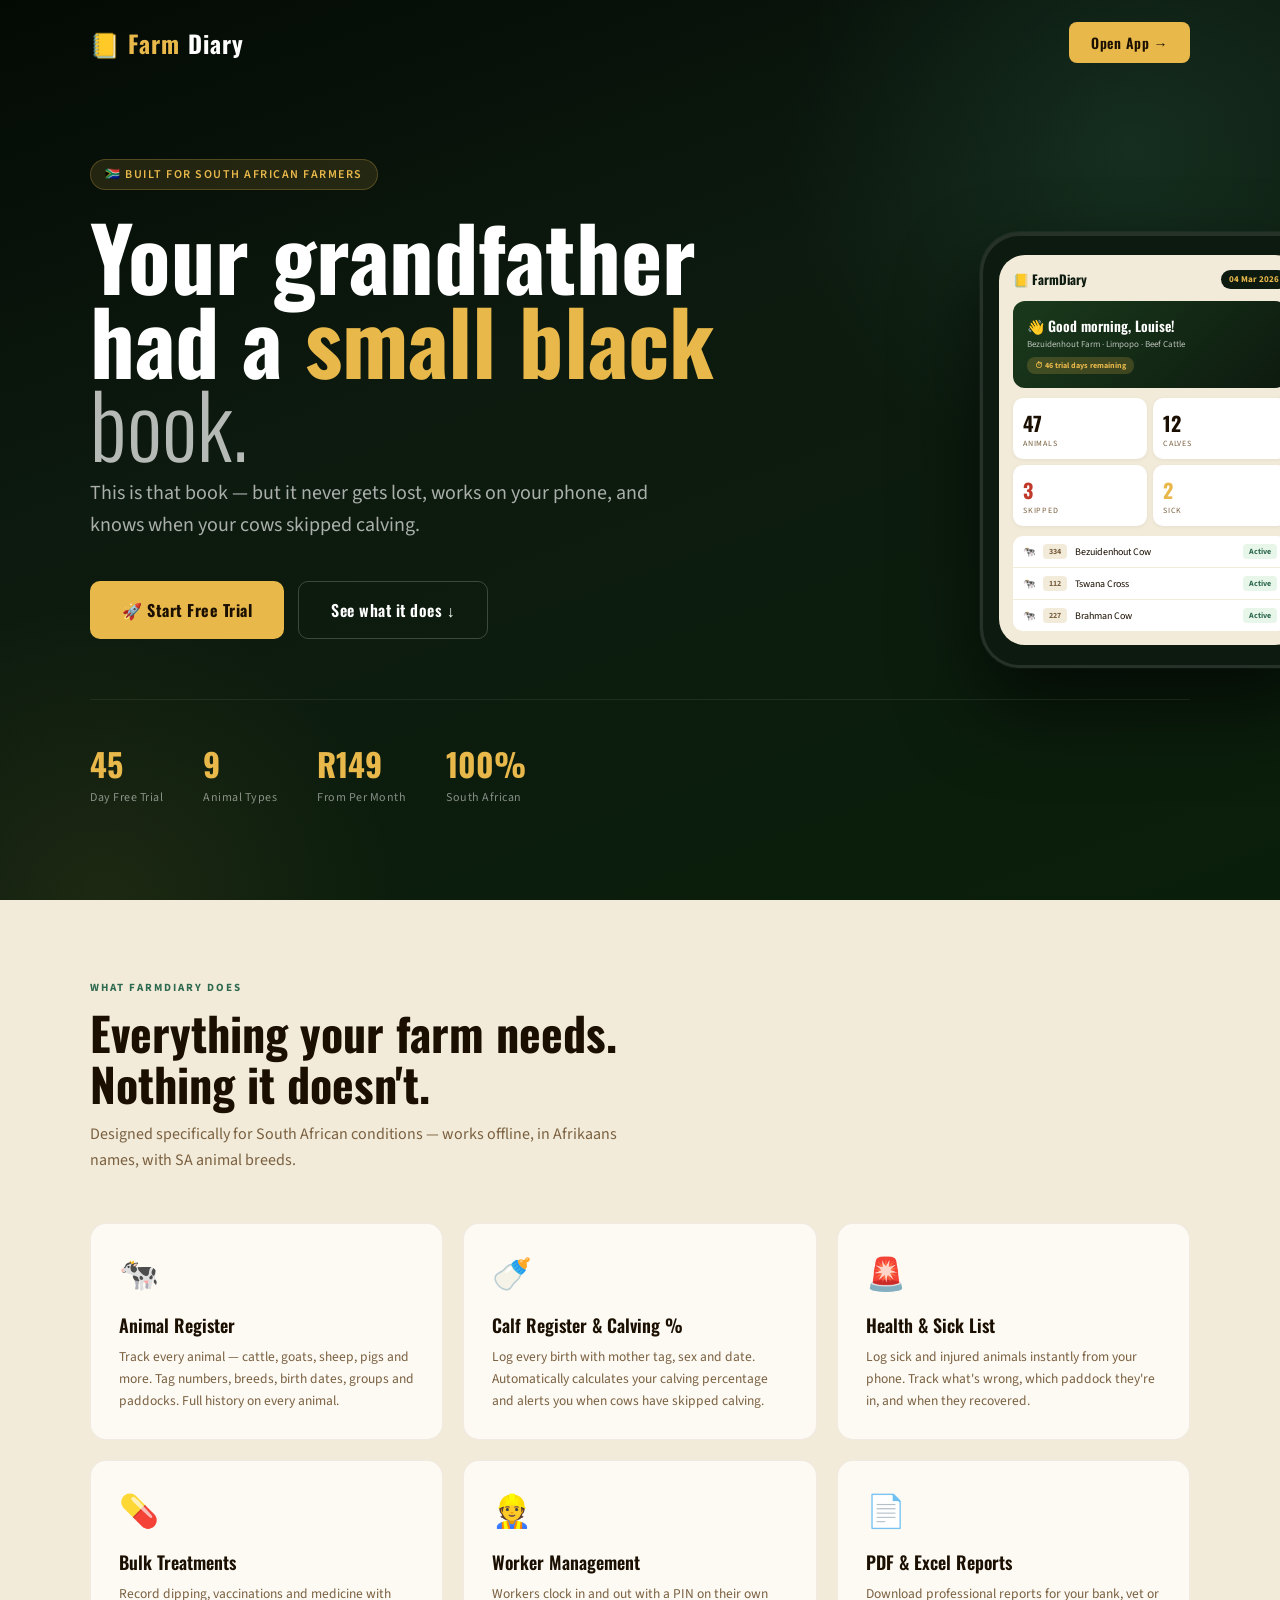
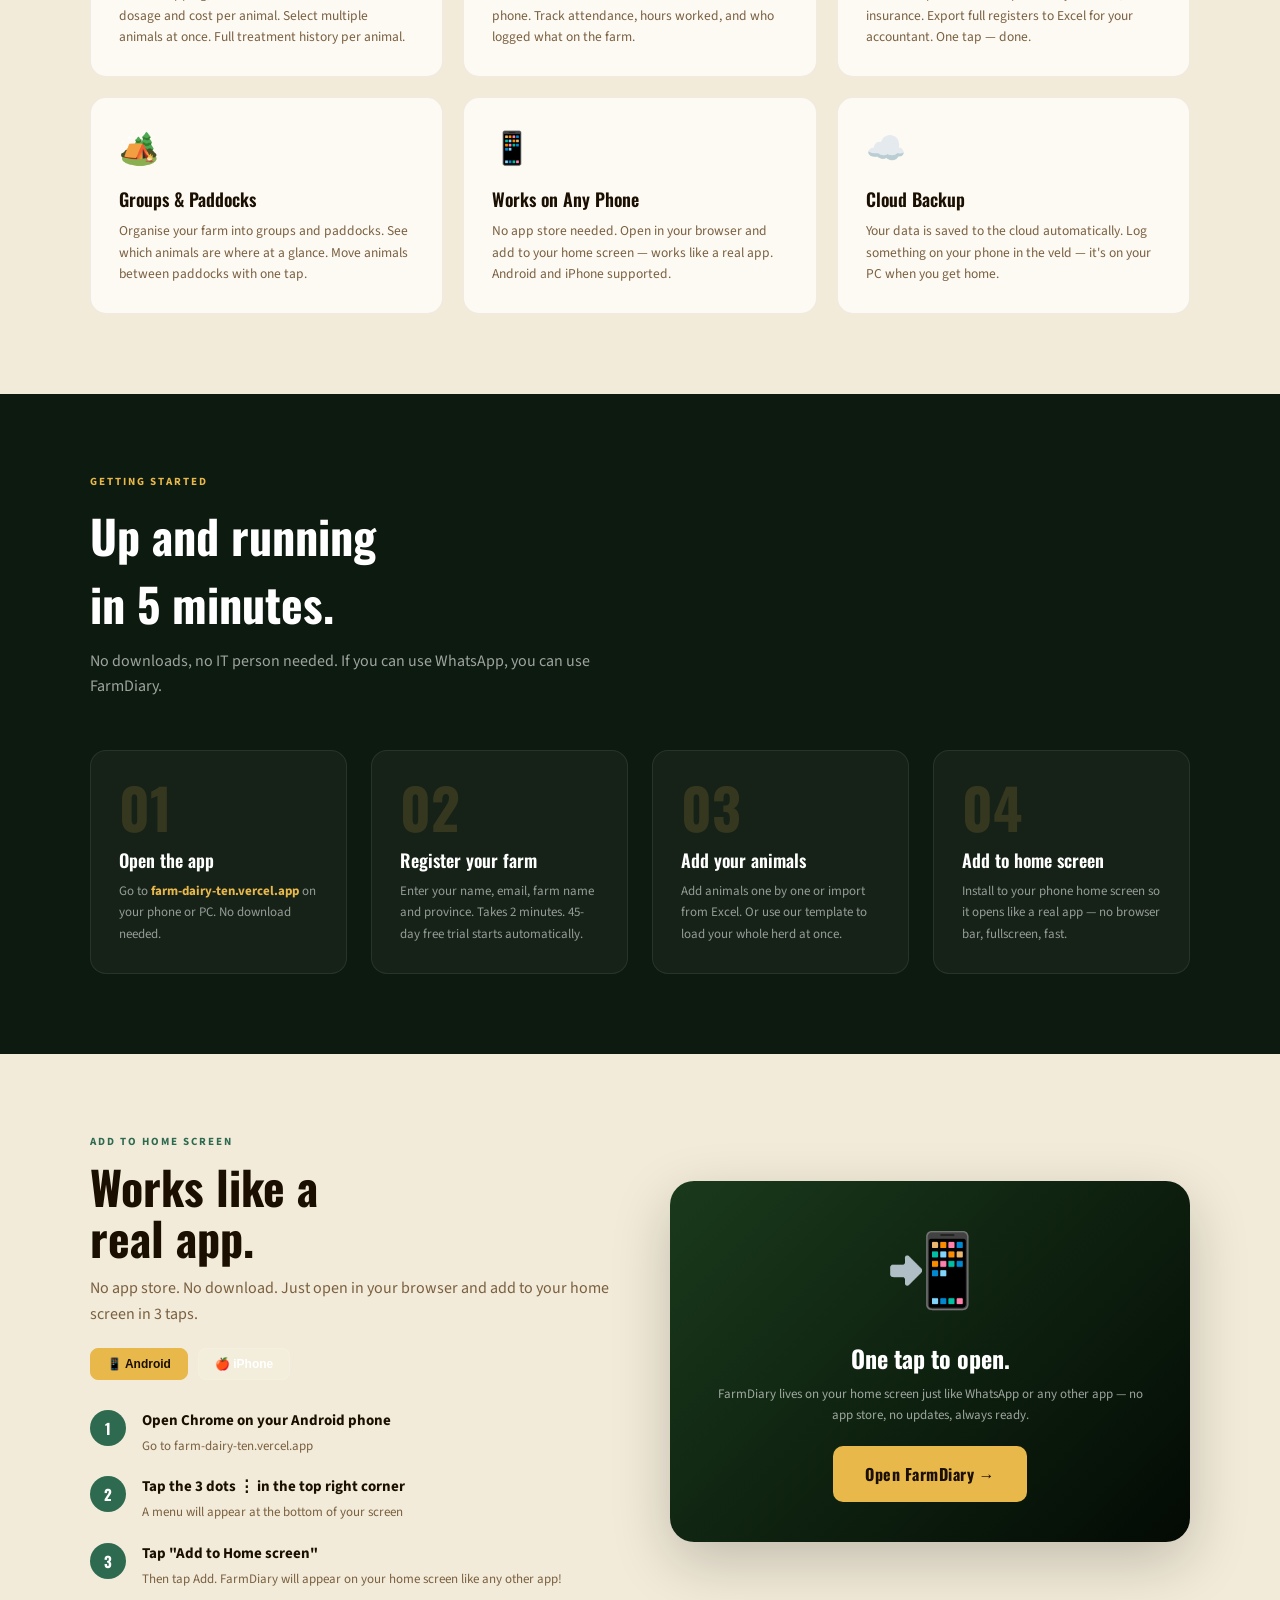
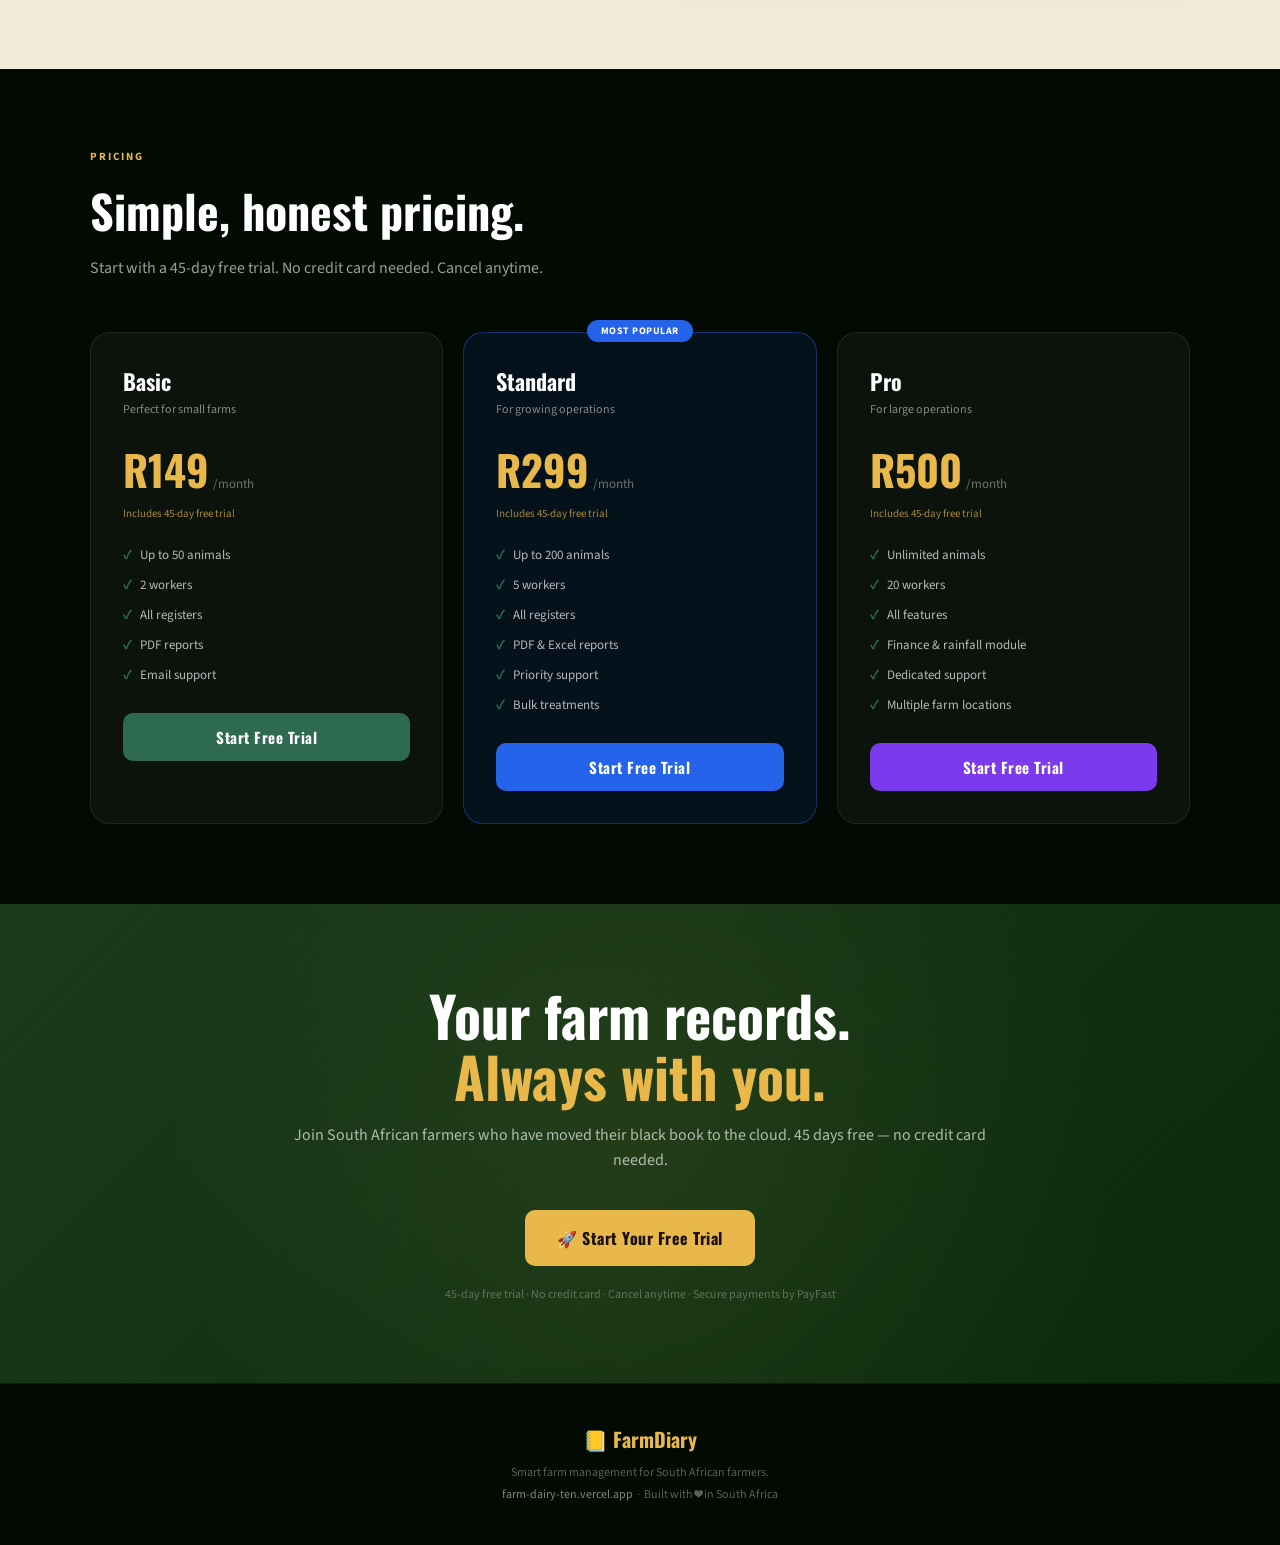
<file: farmdiary-landing.html>
<!DOCTYPE html>
<html lang="en">
<head>
<meta charset="UTF-8"/>
<meta name="viewport" content="width=device-width,initial-scale=1.0"/>
<title>FarmDiary — Smart Farm Management for South African Farmers</title>
<link rel="preconnect" href="https://fonts.googleapis.com"/>
<link href="https://fonts.googleapis.com/css2?family=Oswald:wght@300;400;500;600;700&family=Source+Sans+3:ital,wght@0,300;0,400;0,500;0,600;0,700;1,400&display=swap" rel="stylesheet"/>
<style>
:root {
  --green-deep: #030a04;
  --green-dark: #0D1A0F;
  --green-mid: #1A3A1C;
  --green-bright: #2D6A4F;
  --gold: #E8B84B;
  --gold-light: #F5D07A;
  --cream: #F2EBD9;
  --cream-light: #FDFAF4;
  --brown: #1A0F00;
  --brown-mid: #7A6040;
  --white: #ffffff;
}
*{box-sizing:border-box;margin:0;padding:0}
html{scroll-behavior:smooth}
body{font-family:'Source Sans 3',sans-serif;background:var(--green-deep);color:var(--white);overflow-x:hidden}

/* ── NOISE TEXTURE OVERLAY ── */
body::before{
  content:"";position:fixed;inset:0;
  background-image:url("data:image/svg+xml,%3Csvg viewBox='0 0 256 256' xmlns='http://www.w3.org/2000/svg'%3E%3Cfilter id='noise'%3E%3CfeTurbulence type='fractalNoise' baseFrequency='0.9' numOctaves='4' stitchTiles='stitch'/%3E%3C/filter%3E%3Crect width='100%25' height='100%25' filter='url(%23noise)' opacity='0.04'/%3E%3C/svg%3E");
  pointer-events:none;z-index:0;opacity:.4;
}

/* ── HERO ── */
.hero{
  min-height:100vh;
  background: linear-gradient(160deg, var(--green-deep) 0%, var(--green-dark) 40%, #0a1f0b 100%);
  display:flex;flex-direction:column;
  position:relative;overflow:hidden;
  padding:0 20px;
}
.hero-glow{
  position:absolute;top:-200px;right:-200px;
  width:700px;height:700px;
  background:radial-gradient(circle, rgba(45,106,79,.25) 0%, transparent 70%);
  pointer-events:none;
}
.hero-glow-2{
  position:absolute;bottom:-300px;left:-200px;
  width:600px;height:600px;
  background:radial-gradient(circle, rgba(232,184,75,.08) 0%, transparent 70%);
  pointer-events:none;
}

/* ── NAV ── */
nav{
  display:flex;justify-content:space-between;align-items:center;
  padding:22px 0;max-width:1100px;margin:0 auto;width:100%;
  position:relative;z-index:10;
}
.nav-brand{
  font-family:'Oswald',sans-serif;font-size:24px;font-weight:700;
  color:var(--gold);letter-spacing:1px;
  display:flex;align-items:center;gap:8px;
}
.nav-brand span{color:var(--white)}
.nav-cta{
  background:var(--gold);color:var(--brown);
  padding:10px 22px;border-radius:8px;
  font-family:'Oswald',sans-serif;font-weight:600;font-size:14px;
  text-decoration:none;letter-spacing:.5px;
  transition:all .2s;border:none;cursor:pointer;
}
.nav-cta:hover{background:var(--gold-light);transform:translateY(-1px)}

/* ── HERO CONTENT ── */
.hero-content{
  flex:1;display:flex;flex-direction:column;justify-content:center;
  max-width:1100px;margin:0 auto;width:100%;
  padding:60px 0 80px;
  position:relative;z-index:5;
}
.hero-eyebrow{
  display:inline-flex;align-items:center;gap:8px;
  background:rgba(232,184,75,.12);border:1px solid rgba(232,184,75,.25);
  color:var(--gold);padding:6px 14px;border-radius:20px;
  font-size:12px;font-weight:600;letter-spacing:1.5px;text-transform:uppercase;
  margin-bottom:24px;width:fit-content;
  animation:fadeUp .6s ease both;
}
.hero-title{
  font-family:'Oswald',sans-serif;
  font-size:clamp(42px,7vw,88px);
  font-weight:700;line-height:.95;
  color:var(--white);
  margin-bottom:12px;
  animation:fadeUp .6s .1s ease both;
}
.hero-title .gold{color:var(--gold)}
.hero-title .light{font-weight:300;color:rgba(255,255,255,.7)}
.hero-sub{
  font-size:clamp(16px,2.2vw,20px);
  color:rgba(255,255,255,.65);
  max-width:560px;line-height:1.6;
  margin-bottom:40px;
  animation:fadeUp .6s .2s ease both;
}
.hero-actions{
  display:flex;gap:14px;flex-wrap:wrap;
  animation:fadeUp .6s .3s ease both;
}
.btn-primary{
  background:var(--gold);color:var(--brown);
  padding:16px 32px;border-radius:10px;
  font-family:'Oswald',sans-serif;font-weight:700;font-size:16px;
  text-decoration:none;letter-spacing:.5px;
  display:inline-flex;align-items:center;gap:8px;
  transition:all .2s;border:none;cursor:pointer;
}
.btn-primary:hover{background:var(--gold-light);transform:translateY(-2px);box-shadow:0 8px 24px rgba(232,184,75,.3)}
.btn-secondary{
  background:transparent;color:var(--white);
  padding:16px 32px;border-radius:10px;
  font-family:'Oswald',sans-serif;font-weight:600;font-size:16px;
  text-decoration:none;letter-spacing:.5px;
  display:inline-flex;align-items:center;gap:8px;
  border:1.5px solid rgba(255,255,255,.2);
  transition:all .2s;cursor:pointer;
}
.btn-secondary:hover{border-color:rgba(255,255,255,.5);background:rgba(255,255,255,.05)}

/* ── HERO STATS ── */
.hero-stats{
  display:flex;gap:40px;flex-wrap:wrap;
  margin-top:60px;padding-top:40px;
  border-top:1px solid rgba(255,255,255,.08);
  animation:fadeUp .6s .4s ease both;
}
.stat-item .num{
  font-family:'Oswald',sans-serif;font-size:32px;font-weight:700;color:var(--gold);
}
.stat-item .lbl{font-size:12px;color:rgba(255,255,255,.5);margin-top:2px;letter-spacing:.5px}

/* ── PHONE MOCKUP ── */
.hero-visual{
  position:absolute;right:-40px;top:50%;transform:translateY(-50%);
  width:340px;
  animation:floatIn .8s .4s ease both;
  display:none;
}
@media(min-width:900px){.hero-visual{display:block}}
.phone-frame{
  background:var(--green-dark);border-radius:40px;
  border:3px solid rgba(255,255,255,.1);
  box-shadow:0 40px 80px rgba(0,0,0,.6),0 0 0 1px rgba(255,255,255,.05),inset 0 1px 0 rgba(255,255,255,.1);
  overflow:hidden;padding:20px 16px;
}
.phone-screen{background:var(--cream);border-radius:26px;overflow:hidden;padding:14px}
.phone-topbar{display:flex;justify-content:space-between;align-items:center;margin-bottom:12px}
.phone-brand{font-family:'Oswald',sans-serif;font-size:13px;font-weight:700;color:var(--green-dark)}
.phone-date{background:var(--green-dark);color:var(--gold);font-size:9px;font-weight:700;padding:3px 8px;border-radius:10px}
.phone-welcome{background:linear-gradient(135deg,var(--green-mid),var(--green-dark));border-radius:12px;padding:14px;margin-bottom:10px;color:white}
.phone-welcome .pwname{font-family:'Oswald',sans-serif;font-size:14px;font-weight:600;margin-bottom:2px}
.phone-welcome .pwsub{font-size:9px;opacity:.7}
.phone-trial{display:inline-block;background:rgba(232,184,75,.2);color:var(--gold);font-size:8px;font-weight:700;padding:3px 8px;border-radius:8px;margin-top:6px}
.phone-grid{display:grid;grid-template-columns:1fr 1fr;gap:6px;margin-bottom:10px}
.phone-card{background:white;border-radius:10px;padding:10px;box-shadow:0 1px 4px rgba(0,0,0,.06)}
.phone-card .pc-num{font-family:'Oswald',sans-serif;font-size:20px;font-weight:700;color:var(--brown)}
.phone-card .pc-lbl{font-size:8px;color:var(--brown-mid);text-transform:uppercase;letter-spacing:.8px}
.phone-animals{background:white;border-radius:10px;overflow:hidden}
.phone-animal-row{display:flex;align-items:center;gap:8px;padding:8px 10px;border-bottom:1px solid #F2EBD9;font-size:10px;color:var(--brown)}
.phone-animal-row:last-child{border-bottom:none}
.tag{background:#F2EBD9;border-radius:4px;padding:2px 6px;font-size:8px;font-weight:700;color:var(--brown-mid)}
.badge-active{background:#E8F5E9;color:#2D6A4F;border-radius:4px;padding:2px 6px;font-size:8px;font-weight:700;margin-left:auto}

/* ── SECTIONS ── */
section{position:relative;z-index:1}

/* ── FEATURES ── */
.features{
  background:var(--cream);color:var(--brown);
  padding:80px 20px;
}
.features-inner{max-width:1100px;margin:0 auto}
.section-eyebrow{
  font-size:11px;font-weight:700;letter-spacing:2px;text-transform:uppercase;
  color:var(--green-bright);margin-bottom:12px;
}
.section-title{
  font-family:'Oswald',sans-serif;font-size:clamp(28px,4vw,46px);
  font-weight:700;color:var(--brown);line-height:1.1;margin-bottom:14px;
}
.section-sub{font-size:16px;color:var(--brown-mid);max-width:560px;line-height:1.6;margin-bottom:50px}
.features-grid{display:grid;grid-template-columns:repeat(auto-fit,minmax(280px,1fr));gap:20px}
.feature-card{
  background:var(--cream-light);border-radius:16px;padding:28px;
  border:1.5px solid rgba(92,51,23,.08);
  transition:all .2s;
}
.feature-card:hover{transform:translateY(-3px);box-shadow:0 12px 32px rgba(26,15,0,.08);border-color:rgba(45,106,79,.2)}
.feature-icon{font-size:32px;margin-bottom:14px;display:block}
.feature-title{font-family:'Oswald',sans-serif;font-size:18px;font-weight:600;color:var(--brown);margin-bottom:8px}
.feature-desc{font-size:13.5px;color:var(--brown-mid);line-height:1.6}

/* ── HOW IT WORKS ── */
.how{
  background:var(--green-dark);
  padding:80px 20px;
}
.how-inner{max-width:1100px;margin:0 auto}
.how-title{font-family:'Oswald',sans-serif;font-size:clamp(28px,4vw,46px);font-weight:700;color:var(--white);margin-bottom:12px}
.how-sub{font-size:16px;color:rgba(255,255,255,.6);max-width:500px;line-height:1.6;margin-bottom:50px}
.steps{display:grid;grid-template-columns:repeat(auto-fit,minmax(200px,1fr));gap:24px}
.step{position:relative;padding:28px;background:rgba(255,255,255,.04);border-radius:16px;border:1px solid rgba(255,255,255,.08)}
.step-num{
  font-family:'Oswald',sans-serif;font-size:56px;font-weight:700;
  color:rgba(232,184,75,.15);line-height:1;margin-bottom:12px;
}
.step-title{font-family:'Oswald',sans-serif;font-size:18px;font-weight:600;color:var(--white);margin-bottom:8px}
.step-desc{font-size:13px;color:rgba(255,255,255,.55);line-height:1.65}

/* ── PHONE INSTALL ── */
.install{background:var(--cream);padding:80px 20px;color:var(--brown)}
.install-inner{max-width:1100px;margin:0 auto;display:grid;grid-template-columns:1fr 1fr;gap:60px;align-items:center}
@media(max-width:700px){.install-inner{grid-template-columns:1fr}}
.install-steps{display:flex;flex-direction:column;gap:20px;margin-top:30px}
.install-step{display:flex;gap:16px;align-items:flex-start}
.install-step-num{
  width:36px;height:36px;border-radius:50%;
  background:var(--green-bright);color:white;
  display:flex;align-items:center;justify-content:center;
  font-family:'Oswald',sans-serif;font-weight:700;font-size:15px;
  flex-shrink:0;
}
.install-step-text strong{font-weight:700;color:var(--brown);display:block;margin-bottom:3px;font-size:15px}
.install-step-text span{font-size:13px;color:var(--brown-mid);line-height:1.5}
.install-visual{
  background:linear-gradient(135deg,var(--green-mid),var(--green-deep));
  border-radius:24px;padding:40px;
  display:flex;flex-direction:column;align-items:center;justify-content:center;
  min-height:320px;text-align:center;
  box-shadow:0 20px 60px rgba(0,0,0,.2);
}
.install-icon{font-size:72px;margin-bottom:16px}
.install-visual h3{font-family:'Oswald',sans-serif;font-size:24px;font-weight:700;color:var(--white);margin-bottom:8px}
.install-visual p{font-size:13px;color:rgba(255,255,255,.6);line-height:1.6}
.os-tabs{display:flex;gap:10px;margin-top:20px}
.os-tab{
  background:rgba(255,255,255,.1);border:1px solid rgba(255,255,255,.15);
  color:white;padding:8px 16px;border-radius:8px;font-size:12px;font-weight:600;
  cursor:pointer;transition:all .2s;
}
.os-tab.active,.os-tab:hover{background:var(--gold);color:var(--brown);border-color:var(--gold)}

/* ── PRICING ── */
.pricing{background:var(--green-deep);padding:80px 20px}
.pricing-inner{max-width:1100px;margin:0 auto}
.pricing-title{font-family:'Oswald',sans-serif;font-size:clamp(28px,4vw,46px);font-weight:700;color:var(--white);margin-bottom:12px}
.pricing-sub{font-size:16px;color:rgba(255,255,255,.6);max-width:500px;line-height:1.6;margin-bottom:50px}
.pricing-grid{display:grid;grid-template-columns:repeat(auto-fit,minmax(260px,1fr));gap:20px}
.price-card{
  background:rgba(255,255,255,.04);border:1.5px solid rgba(255,255,255,.08);
  border-radius:20px;padding:32px;
  transition:all .2s;
}
.price-card.popular{
  background:rgba(37,99,235,.1);border-color:rgba(37,99,235,.4);
  position:relative;
}
.popular-badge{
  position:absolute;top:-13px;left:50%;transform:translateX(-50%);
  background:#2563EB;color:white;font-size:10px;font-weight:700;
  padding:4px 14px;border-radius:20px;white-space:nowrap;letter-spacing:.5px;
}
.price-name{font-family:'Oswald',sans-serif;font-size:22px;font-weight:700;color:var(--white);margin-bottom:4px}
.price-desc{font-size:12px;color:rgba(255,255,255,.5);margin-bottom:20px}
.price-amount{display:flex;align-items:baseline;gap:4px;margin-bottom:6px}
.price-amount .amt{font-family:'Oswald',sans-serif;font-size:42px;font-weight:700;color:var(--gold)}
.price-amount .mo{font-size:13px;color:rgba(255,255,255,.4)}
.price-trial{font-size:11px;color:rgba(232,184,75,.7);margin-bottom:24px}
.price-features{list-style:none;display:flex;flex-direction:column;gap:10px;margin-bottom:28px}
.price-features li{font-size:13px;color:rgba(255,255,255,.7);display:flex;align-items:center;gap:8px}
.price-features li::before{content:"✓";color:var(--green-bright);font-weight:700;font-size:14px}
.price-btn{
  display:block;width:100%;padding:13px;border-radius:10px;
  font-family:'Oswald',sans-serif;font-weight:700;font-size:15px;
  letter-spacing:.5px;text-align:center;text-decoration:none;
  cursor:pointer;border:none;transition:all .2s;
}
.price-btn-green{background:var(--green-bright);color:white}
.price-btn-green:hover{background:#244526}
.price-btn-blue{background:#2563EB;color:white}
.price-btn-blue:hover{background:#1D4ED8}
.price-btn-purple{background:#7C3AED;color:white}
.price-btn-purple:hover{background:#6D28D9}

/* ── CTA BANNER ── */
.cta-banner{
  background:linear-gradient(135deg,var(--green-mid) 0%,#0a2a0b 100%);
  padding:80px 20px;text-align:center;
  position:relative;overflow:hidden;
}
.cta-banner::before{
  content:"";position:absolute;inset:0;
  background:radial-gradient(circle at 50% 50%, rgba(232,184,75,.08) 0%, transparent 70%);
}
.cta-inner{max-width:700px;margin:0 auto;position:relative;z-index:1}
.cta-title{font-family:'Oswald',sans-serif;font-size:clamp(32px,5vw,56px);font-weight:700;color:var(--white);line-height:1.1;margin-bottom:16px}
.cta-title .gold{color:var(--gold)}
.cta-sub{font-size:16px;color:rgba(255,255,255,.65);line-height:1.6;margin-bottom:36px}
.cta-actions{display:flex;gap:14px;justify-content:center;flex-wrap:wrap}

/* ── FOOTER ── */
footer{
  background:var(--green-deep);border-top:1px solid rgba(255,255,255,.06);
  padding:40px 20px;text-align:center;
}
.footer-inner{max-width:1100px;margin:0 auto}
.footer-brand{font-family:'Oswald',sans-serif;font-size:20px;font-weight:700;color:var(--gold);margin-bottom:8px}
.footer-text{font-size:12px;color:rgba(255,255,255,.35);line-height:1.8}
.footer-link{color:rgba(255,255,255,.5);text-decoration:none}
.footer-link:hover{color:var(--gold)}

/* ── ANIMATIONS ── */
@keyframes fadeUp{from{opacity:0;transform:translateY(20px)}to{opacity:1;transform:translateY(0)}}
@keyframes floatIn{from{opacity:0;transform:translateY(-40%) translateX(40px)}to{opacity:1;transform:translateY(-50%) translateX(0)}}
@keyframes float{0%,100%{transform:translateY(-50%)}50%{transform:translateY(calc(-50% - 12px))}}
.hero-visual{animation:floatIn .8s .4s ease both,float 4s 1.5s ease-in-out infinite}

/* ── RESPONSIVE ── */
@media(max-width:600px){
  .hero-stats{gap:24px}
  .btn-primary,.btn-secondary{padding:14px 22px;font-size:14px}
  .hero-visual{display:none}
}
</style>
</head>
<body>

<!-- ── HERO ── -->
<div class="hero">
  <div class="hero-glow"></div>
  <div class="hero-glow-2"></div>

  <nav>
    <div class="nav-brand">📒 Farm<span>Diary</span></div>
    <a href="https://farm-dairy-ten.vercel.app" class="nav-cta" target="_blank">Open App →</a>
  </nav>

  <div class="hero-content">
    <div class="hero-eyebrow">🇿🇦 Built for South African Farmers</div>
    <h1 class="hero-title">
      Your grandfather<br>had a <span class="gold">small black</span><br><span class="light">book.</span>
    </h1>
    <p class="hero-sub">This is that book — but it never gets lost, works on your phone, and knows when your cows skipped calving.</p>
    <div class="hero-actions">
      <a href="https://farm-dairy-ten.vercel.app" class="btn-primary" target="_blank">🚀 Start Free Trial</a>
      <a href="#features" class="btn-secondary">See what it does ↓</a>
    </div>
    <div class="hero-stats">
      <div class="stat-item"><div class="num">45</div><div class="lbl">Day Free Trial</div></div>
      <div class="stat-item"><div class="num">9</div><div class="lbl">Animal Types</div></div>
      <div class="stat-item"><div class="num">R149</div><div class="lbl">From Per Month</div></div>
      <div class="stat-item"><div class="num">100%</div><div class="lbl">South African</div></div>
    </div>
  </div>

  <!-- Phone mockup -->
  <div class="hero-visual">
    <div class="phone-frame">
      <div class="phone-screen">
        <div class="phone-topbar">
          <div class="phone-brand">📒 FarmDiary</div>
          <div class="phone-date">04 Mar 2026</div>
        </div>
        <div class="phone-welcome">
          <div class="pwname">👋 Good morning, Louise!</div>
          <div class="pwsub">Bezuidenhout Farm · Limpopo · Beef Cattle</div>
          <div class="phone-trial">⏱ 46 trial days remaining</div>
        </div>
        <div class="phone-grid">
          <div class="phone-card"><div class="pc-num">47</div><div class="pc-lbl">Animals</div></div>
          <div class="phone-card"><div class="pc-num">12</div><div class="pc-lbl">Calves</div></div>
          <div class="phone-card"><div class="pc-num" style="color:#C0392B">3</div><div class="pc-lbl">Skipped</div></div>
          <div class="phone-card"><div class="pc-num" style="color:#E8B84B">2</div><div class="pc-lbl">Sick</div></div>
        </div>
        <div class="phone-animals">
          <div class="phone-animal-row"><span>🐄</span><span class="tag">334</span> Bezuidenhout Cow <span class="badge-active">Active</span></div>
          <div class="phone-animal-row"><span>🐄</span><span class="tag">112</span> Tswana Cross <span class="badge-active">Active</span></div>
          <div class="phone-animal-row"><span>🐄</span><span class="tag">227</span> Brahman Cow <span class="badge-active">Active</span></div>
        </div>
      </div>
    </div>
  </div>
</div>

<!-- ── FEATURES ── -->
<section class="features" id="features">
  <div class="features-inner">
    <div class="section-eyebrow">What FarmDiary does</div>
    <h2 class="section-title">Everything your farm needs.<br>Nothing it doesn't.</h2>
    <p class="section-sub">Designed specifically for South African conditions — works offline, in Afrikaans names, with SA animal breeds.</p>
    <div class="features-grid">
      <div class="feature-card">
        <span class="feature-icon">🐄</span>
        <div class="feature-title">Animal Register</div>
        <div class="feature-desc">Track every animal — cattle, goats, sheep, pigs and more. Tag numbers, breeds, birth dates, groups and paddocks. Full history on every animal.</div>
      </div>
      <div class="feature-card">
        <span class="feature-icon">🍼</span>
        <div class="feature-title">Calf Register & Calving %</div>
        <div class="feature-desc">Log every birth with mother tag, sex and date. Automatically calculates your calving percentage and alerts you when cows have skipped calving.</div>
      </div>
      <div class="feature-card">
        <span class="feature-icon">🚨</span>
        <div class="feature-title">Health & Sick List</div>
        <div class="feature-desc">Log sick and injured animals instantly from your phone. Track what's wrong, which paddock they're in, and when they recovered.</div>
      </div>
      <div class="feature-card">
        <span class="feature-icon">💊</span>
        <div class="feature-title">Bulk Treatments</div>
        <div class="feature-desc">Record dipping, vaccinations and medicine with dosage and cost per animal. Select multiple animals at once. Full treatment history per animal.</div>
      </div>
      <div class="feature-card">
        <span class="feature-icon">👷</span>
        <div class="feature-title">Worker Management</div>
        <div class="feature-desc">Workers clock in and out with a PIN on their own phone. Track attendance, hours worked, and who logged what on the farm.</div>
      </div>
      <div class="feature-card">
        <span class="feature-icon">📄</span>
        <div class="feature-title">PDF & Excel Reports</div>
        <div class="feature-desc">Download professional reports for your bank, vet or insurance. Export full registers to Excel for your accountant. One tap — done.</div>
      </div>
      <div class="feature-card">
        <span class="feature-icon">🏕️</span>
        <div class="feature-title">Groups & Paddocks</div>
        <div class="feature-desc">Organise your farm into groups and paddocks. See which animals are where at a glance. Move animals between paddocks with one tap.</div>
      </div>
      <div class="feature-card">
        <span class="feature-icon">📱</span>
        <div class="feature-title">Works on Any Phone</div>
        <div class="feature-desc">No app store needed. Open in your browser and add to your home screen — works like a real app. Android and iPhone supported.</div>
      </div>
      <div class="feature-card">
        <span class="feature-icon">☁️</span>
        <div class="feature-title">Cloud Backup</div>
        <div class="feature-desc">Your data is saved to the cloud automatically. Log something on your phone in the veld — it's on your PC when you get home.</div>
      </div>
    </div>
  </div>
</section>

<!-- ── HOW IT WORKS ── -->
<section class="how" id="how">
  <div class="how-inner">
    <div class="section-eyebrow" style="color:var(--gold)">Getting started</div>
    <h2 class="how-title">Up and running<br>in 5 minutes.</h2>
    <p class="how-sub">No downloads, no IT person needed. If you can use WhatsApp, you can use FarmDiary.</p>
    <div class="steps">
      <div class="step">
        <div class="step-num">01</div>
        <div class="step-title">Open the app</div>
        <div class="step-desc">Go to <strong style="color:var(--gold)">farm-dairy-ten.vercel.app</strong> on your phone or PC. No download needed.</div>
      </div>
      <div class="step">
        <div class="step-num">02</div>
        <div class="step-title">Register your farm</div>
        <div class="step-desc">Enter your name, email, farm name and province. Takes 2 minutes. 45-day free trial starts automatically.</div>
      </div>
      <div class="step">
        <div class="step-num">03</div>
        <div class="step-title">Add your animals</div>
        <div class="step-desc">Add animals one by one or import from Excel. Or use our template to load your whole herd at once.</div>
      </div>
      <div class="step">
        <div class="step-num">04</div>
        <div class="step-title">Add to home screen</div>
        <div class="step-desc">Install to your phone home screen so it opens like a real app — no browser bar, fullscreen, fast.</div>
      </div>
    </div>
  </div>
</section>

<!-- ── HOW TO INSTALL ── -->
<section class="install" id="install">
  <div class="install-inner">
    <div>
      <div class="section-eyebrow">Add to home screen</div>
      <h2 class="section-title">Works like a<br>real app.</h2>
      <p class="section-sub" style="margin-bottom:20px">No app store. No download. Just open in your browser and add to your home screen in 3 taps.</p>

      <div style="display:flex;gap:10px;margin-bottom:24px">
        <button class="os-tab active" onclick="showOS('android',this)">📱 Android</button>
        <button class="os-tab" onclick="showOS('iphone',this)">🍎 iPhone</button>
      </div>

      <div id="android-steps" class="install-steps">
        <div class="install-step">
          <div class="install-step-num">1</div>
          <div class="install-step-text">
            <strong>Open Chrome on your Android phone</strong>
            <span>Go to farm-dairy-ten.vercel.app</span>
          </div>
        </div>
        <div class="install-step">
          <div class="install-step-num">2</div>
          <div class="install-step-text">
            <strong>Tap the 3 dots ⋮ in the top right corner</strong>
            <span>A menu will appear at the bottom of your screen</span>
          </div>
        </div>
        <div class="install-step">
          <div class="install-step-num">3</div>
          <div class="install-step-text">
            <strong>Tap "Add to Home screen"</strong>
            <span>Then tap Add. FarmDiary will appear on your home screen like any other app!</span>
          </div>
        </div>
      </div>

      <div id="iphone-steps" class="install-steps" style="display:none">
        <div class="install-step">
          <div class="install-step-num">1</div>
          <div class="install-step-text">
            <strong>Open Safari on your iPhone</strong>
            <span>Go to farm-dairy-ten.vercel.app (must use Safari, not Chrome)</span>
          </div>
        </div>
        <div class="install-step">
          <div class="install-step-num">2</div>
          <div class="install-step-text">
            <strong>Tap the Share button ⬆️</strong>
            <span>It's the box with an arrow at the bottom of the screen</span>
          </div>
        </div>
        <div class="install-step">
          <div class="install-step-num">3</div>
          <div class="install-step-text">
            <strong>Scroll down and tap "Add to Home Screen"</strong>
            <span>Tap Add in the top right. FarmDiary is now on your home screen!</span>
          </div>
        </div>
      </div>
    </div>

    <div class="install-visual">
      <div class="install-icon">📲</div>
      <h3>One tap to open.</h3>
      <p>FarmDiary lives on your home screen just like WhatsApp or any other app — no app store, no updates, always ready.</p>
      <a href="https://farm-dairy-ten.vercel.app" class="btn-primary" target="_blank" style="margin-top:20px">Open FarmDiary →</a>
    </div>
  </div>
</section>

<!-- ── PRICING ── -->
<section class="pricing" id="pricing">
  <div class="pricing-inner">
    <div class="section-eyebrow" style="color:var(--gold)">Pricing</div>
    <h2 class="pricing-title">Simple, honest pricing.</h2>
    <p class="pricing-sub">Start with a 45-day free trial. No credit card needed. Cancel anytime.</p>
    <div class="pricing-grid">
      <div class="price-card">
        <div class="price-name">Basic</div>
        <div class="price-desc">Perfect for small farms</div>
        <div class="price-amount"><span class="amt">R149</span><span class="mo">/month</span></div>
        <div class="price-trial">Includes 45-day free trial</div>
        <ul class="price-features">
          <li>Up to 50 animals</li>
          <li>2 workers</li>
          <li>All registers</li>
          <li>PDF reports</li>
          <li>Email support</li>
        </ul>
        <a href="https://farm-dairy-ten.vercel.app" class="price-btn price-btn-green" target="_blank">Start Free Trial</a>
      </div>
      <div class="price-card popular">
        <div class="popular-badge">MOST POPULAR</div>
        <div class="price-name">Standard</div>
        <div class="price-desc">For growing operations</div>
        <div class="price-amount"><span class="amt">R299</span><span class="mo">/month</span></div>
        <div class="price-trial">Includes 45-day free trial</div>
        <ul class="price-features">
          <li>Up to 200 animals</li>
          <li>5 workers</li>
          <li>All registers</li>
          <li>PDF & Excel reports</li>
          <li>Priority support</li>
          <li>Bulk treatments</li>
        </ul>
        <a href="https://farm-dairy-ten.vercel.app" class="price-btn price-btn-blue" target="_blank">Start Free Trial</a>
      </div>
      <div class="price-card">
        <div class="price-name">Pro</div>
        <div class="price-desc">For large operations</div>
        <div class="price-amount"><span class="amt">R500</span><span class="mo">/month</span></div>
        <div class="price-trial">Includes 45-day free trial</div>
        <ul class="price-features">
          <li>Unlimited animals</li>
          <li>20 workers</li>
          <li>All features</li>
          <li>Finance & rainfall module</li>
          <li>Dedicated support</li>
          <li>Multiple farm locations</li>
        </ul>
        <a href="https://farm-dairy-ten.vercel.app" class="price-btn price-btn-purple" target="_blank">Start Free Trial</a>
      </div>
    </div>
  </div>
</section>

<!-- ── CTA ── -->
<section class="cta-banner">
  <div class="cta-inner">
    <h2 class="cta-title">Your farm records.<br><span class="gold">Always with you.</span></h2>
    <p class="cta-sub">Join South African farmers who have moved their black book to the cloud. 45 days free — no credit card needed.</p>
    <div class="cta-actions">
      <a href="https://farm-dairy-ten.vercel.app" class="btn-primary" target="_blank">🚀 Start Your Free Trial</a>
    </div>
    <p style="font-size:12px;color:rgba(255,255,255,.3);margin-top:20px">45-day free trial · No credit card · Cancel anytime · Secure payments by PayFast</p>
  </div>
</section>

<!-- ── FOOTER ── -->
<footer>
  <div class="footer-inner">
    <div class="footer-brand">📒 FarmDiary</div>
    <div class="footer-text">
      Smart farm management for South African farmers.<br>
      <a href="https://farm-dairy-ten.vercel.app" class="footer-link">farm-dairy-ten.vercel.app</a>
      &nbsp;·&nbsp; Built with ❤️ in South Africa
    </div>
  </div>
</footer>

<script>
function showOS(os, btn) {
  document.getElementById('android-steps').style.display = os === 'android' ? 'flex' : 'none';
  document.getElementById('iphone-steps').style.display = os === 'iphone' ? 'flex' : 'none';
  document.querySelectorAll('.os-tab').forEach(t => t.classList.remove('active'));
  btn.classList.add('active');
}

// Scroll animations
const observer = new IntersectionObserver((entries) => {
  entries.forEach(e => {
    if (e.isIntersecting) {
      e.target.style.opacity = '1';
      e.target.style.transform = 'translateY(0)';
    }
  });
}, { threshold: 0.1 });

document.querySelectorAll('.feature-card, .step, .price-card, .install-step').forEach(el => {
  el.style.opacity = '0';
  el.style.transform = 'translateY(20px)';
  el.style.transition = 'opacity .5s ease, transform .5s ease';
  observer.observe(el);
});
</script>
</body>
</html>
</file>
